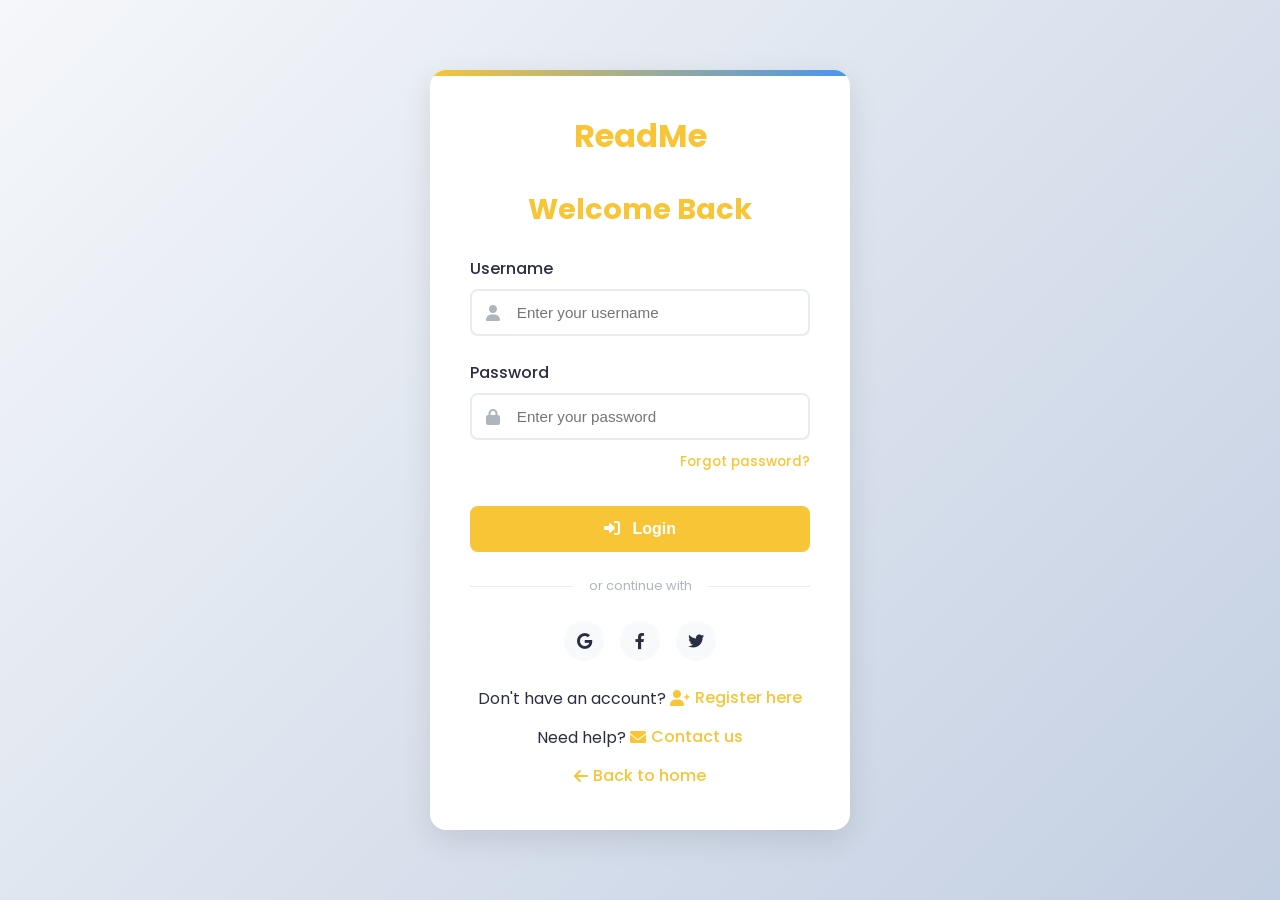
<file: Login.html>
<!DOCTYPE html>
<html lang="en">
<head>
    <meta charset="UTF-8">
    <meta name="viewport" content="width=device-width, initial-scale=1.0">
    <title>Login - Travel Blog</title>
    <link rel="stylesheet" href="https://cdnjs.cloudflare.com/ajax/libs/font-awesome/6.0.0-beta3/css/all.min.css">
    <link href="https://fonts.googleapis.com/css2?family=Poppins:wght@300;400;500;600;700&display=swap" rel="stylesheet">
    <link href="Login.css" rel="stylesheet">
</head>
<body>
    <div class="container">
        <div class="logo">ReadMe</div>
        <h2>Welcome Back</h2>
        
        <form onsubmit="handleContact(event)">
            <div class="form-group">
                <label for="username">Username</label>
                <div class="input-wrapper">
                    <i class="fas fa-user input-icon"></i>
                    <input type="text" id="username" placeholder="Enter your username" required>
                </div>
            </div>
            
            <div class="form-group">
                <label for="password">Password</label>
                <div class="input-wrapper">
                    <i class="fas fa-lock input-icon"></i>
                    <input type="password" id="password" placeholder="Enter your password" required>
                </div>
                <div style="text-align: right; margin-top: 0.5rem;">
                    <a href="forgot-password.html" style="font-size: 0.85rem;">Forgot password?</a>
                </div>
            </div>
            
            <button type="submit">
                <i class="fas fa-sign-in-alt" style="margin-right: 8px;"></i> Login
            </button>
        </form>
        
        <div class="divider">or continue with</div>
        
        <div class="social-login">
            <a href="#" class="social-btn google" title="Sign in with Google">
                <i class="fab fa-google"></i>
            </a>
            <a href="#" class="social-btn facebook" title="Sign in with Facebook">
                <i class="fab fa-facebook-f"></i>
            </a>
            <a href="#" class="social-btn twitter" title="Sign in with Twitter">
                <i class="fab fa-twitter"></i>
            </a>
        </div>
        
        <div class="links">
            <p>Don't have an account? <a href="register.html"><i class="fas fa-user-plus"></i> Register here</a></p>
            <p>Need help? <a href="contact.html"><i class="fas fa-envelope"></i> Contact us</a></p>
            <p><a href="../home.html"><i class="fas fa-arrow-left"></i> Back to home</a></p>
        </div>
    </div>

   
</body>
</html>
</file>
<file: Login.css>
:root {
            --primary-color: #f8c537;
            --secondary-color: #f8c537;
            --accent-color: #4895ef;
            --text-color: #2b2d42;
            --light-gray: #f8f9fa;
            --white: #ffffff;
            --shadow: 0 10px 30px rgba(0, 0, 0, 0.1);
            --transition: all 0.3s ease;
        }
        
        * {
            margin: 0;
            padding: 0;
            box-sizing: border-box;
        }
        
        body {
            font-family: 'Poppins', sans-serif;
            background: linear-gradient(135deg, #f5f7fa 0%, #c3cfe2 100%);
            display: flex;
            justify-content: center;
            align-items: center;
            min-height: 100vh;
            color: var(--text-color);
            line-height: 1.6;
        }
        
        .container {
            background-color: var(--white);
            padding: 2.5rem;
            border-radius: 16px;
            box-shadow: var(--shadow);
            width: 100%;
            max-width: 420px;
            text-align: center;
            position: relative;
            overflow: hidden;
        }
        
        .container::before {
            content: '';
            position: absolute;
            top: 0;
            left: 0;
            width: 100%;
            height: 6px;
            background: linear-gradient(90deg, var(--primary-color), var(--accent-color));
        }
        
        h2 {
            margin-bottom: 1.5rem;
            color: var(--primary-color);
            font-weight: 700;
            font-size: 1.8rem;
        }
        
        .logo {
            margin-bottom: 1.5rem;
            font-size: 2rem;
            font-weight: 700;
            color: var(--primary-color);
        }
        
        .form-group {
            margin-bottom: 1.5rem;
            text-align: left;
            position: relative;
        }
        
        .form-group label {
            display: block;
            margin-bottom: 0.5rem;
            font-weight: 500;
            color: var(--text-color);
        }
        
        .input-wrapper {
            position: relative;
        }
        
        input[type="text"],
        input[type="password"] {
            width: 100%;
            padding: 0.8rem 1rem 0.8rem 2.8rem;
            border: 2px solid #e9ecef;
            border-radius: 8px;
            font-size: 0.95rem;
            transition: var(--transition);
        }
        
        input[type="text"]:focus,
        input[type="password"]:focus {
            outline: none;
            border-color: var(--primary-color);
            box-shadow: 0 0 0 3px rgba(67, 97, 238, 0.2);
        }
        
        .input-icon {
            position: absolute;
            left: 1rem;
            top: 50%;
            transform: translateY(-50%);
            color: #adb5bd;
            font-size: 1rem;
        }
        
        button {
            width: 100%;
            padding: 0.9rem;
            background: linear-gradient(to right, var(--primary-color), var(--secondary-color));
            color: var(--white);
            border: none;
            border-radius: 8px;
            font-size: 1rem;
            font-weight: 600;
            cursor: pointer;
            transition: var(--transition);
            margin-top: 0.5rem;
        }
        
        button:hover {
            background: linear-gradient(to right, var(--secondary-color), var(--primary-color));
            transform: translateY(-2px);
            box-shadow: 0 5px 15px rgba(67, 97, 238, 0.3);
        }
        
        .links {
            margin-top: 1.5rem;
            display: flex;
            flex-direction: column;
            gap: 0.8rem;
        }
        
        a {
            color: var(--primary-color);
            text-decoration: none;
            font-weight: 500;
            transition: var(--transition);
            display: inline-flex;
            align-items: center;
            justify-content: center;
            gap: 0.3rem;
        }
        
        a:hover {
            color: var(--secondary-color);
            text-decoration: underline;
        }
        
        .divider {
            display: flex;
            align-items: center;
            margin: 1.5rem 0;
            color: #adb5bd;
            font-size: 0.8rem;
        }
        
        .divider::before,
        .divider::after {
            content: "";
            flex: 1;
            border-bottom: 1px solid #e9ecef;
        }
        
        .divider::before {
            margin-right: 1rem;
        }
        
        .divider::after {
            margin-left: 1rem;
        }
        
        .social-login {
            display: flex;
            justify-content: center;
            gap: 1rem;
            margin-top: 1.5rem;
        }
        
        .social-btn {
            width: 40px;
            height: 40px;
            border-radius: 50%;
            display: flex;
            align-items: center;
            justify-content: center;
            background: var(--light-gray);
            color: var(--text-color);
            transition: var(--transition);
        }
        
        .social-btn:hover {
            transform: translateY(-3px);
            box-shadow: 0 5px 15px rgba(0, 0, 0, 0.1);
        }
        
        .social-btn.google:hover {
            background: #db4437;
            color: white;
        }
        
        .social-btn.facebook:hover {
            background: #4267B2;
            color: white;
        }
        
        .social-btn.twitter:hover {
            background: #1DA1F2;
            color: white;
        }
        
        @media (max-width: 480px) {
            .container {
                padding: 1.5rem;
                margin: 0 1rem;
            }
        }
</file>
